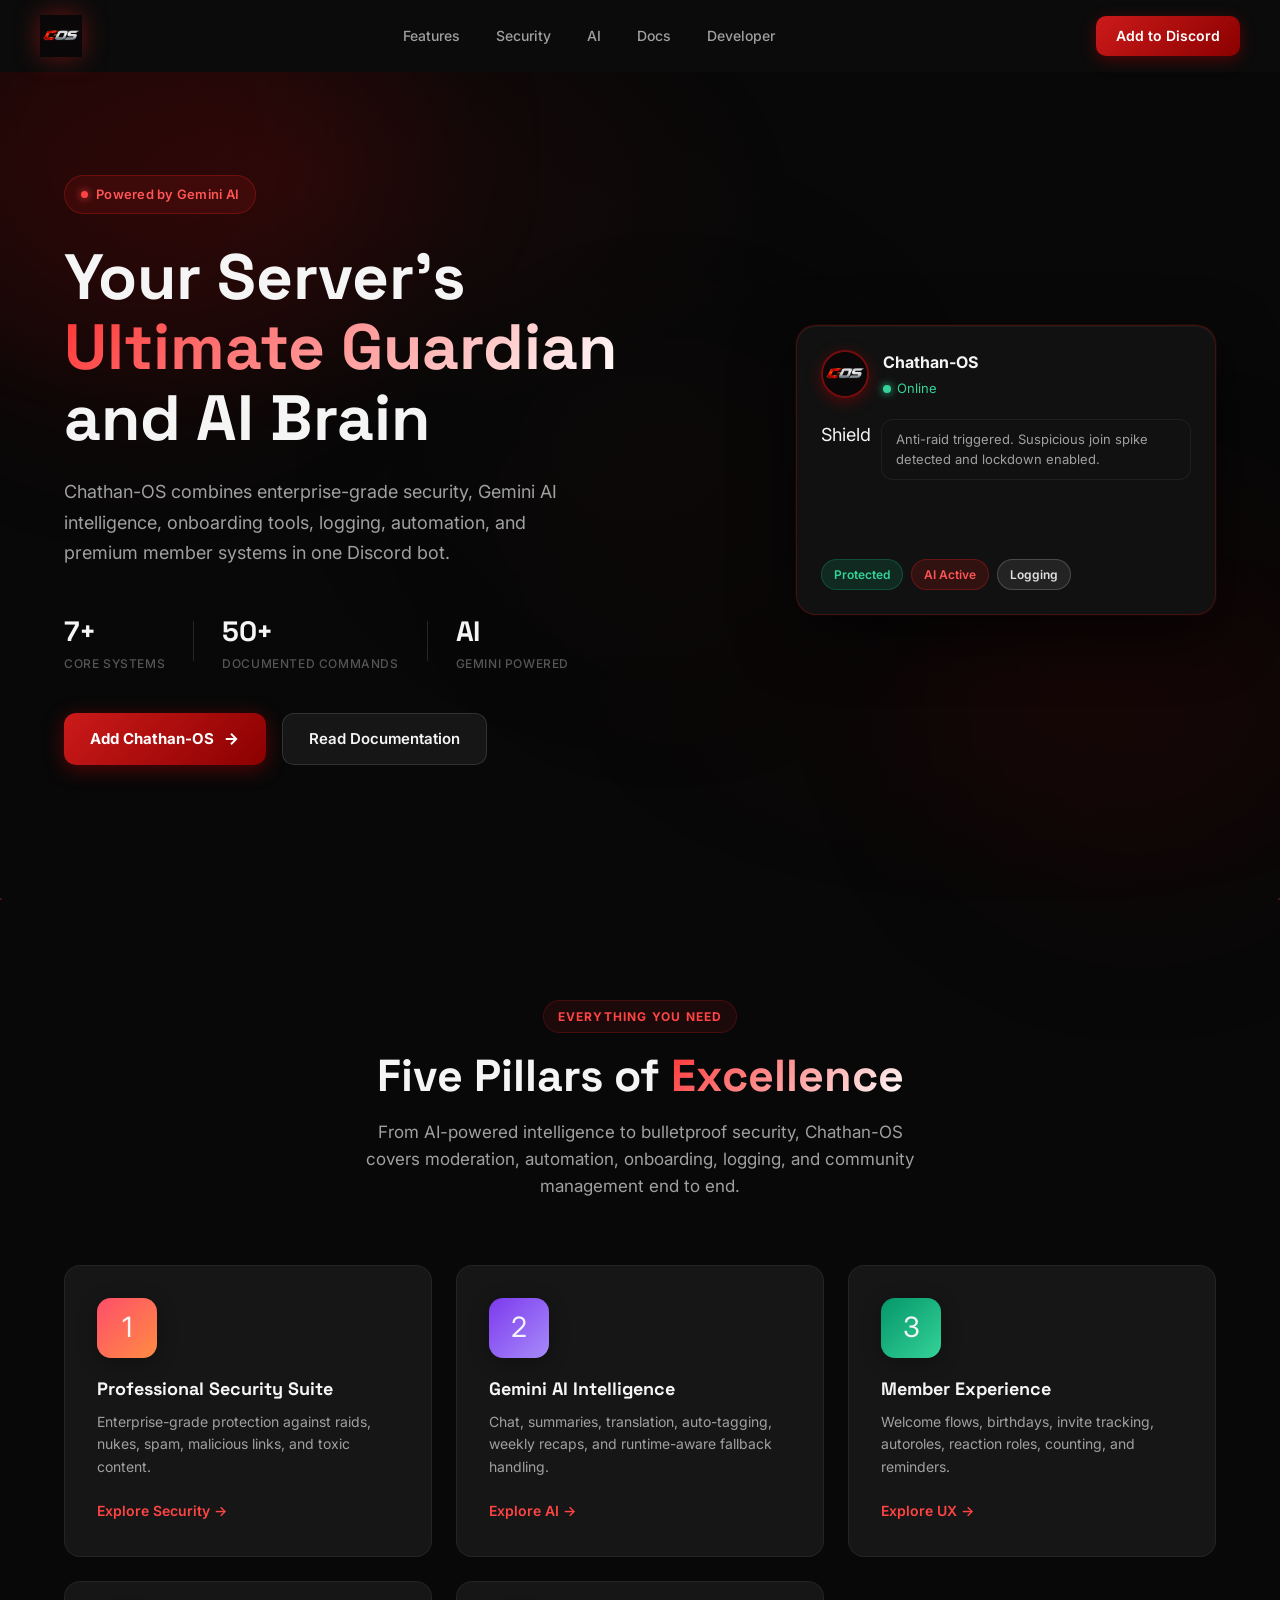
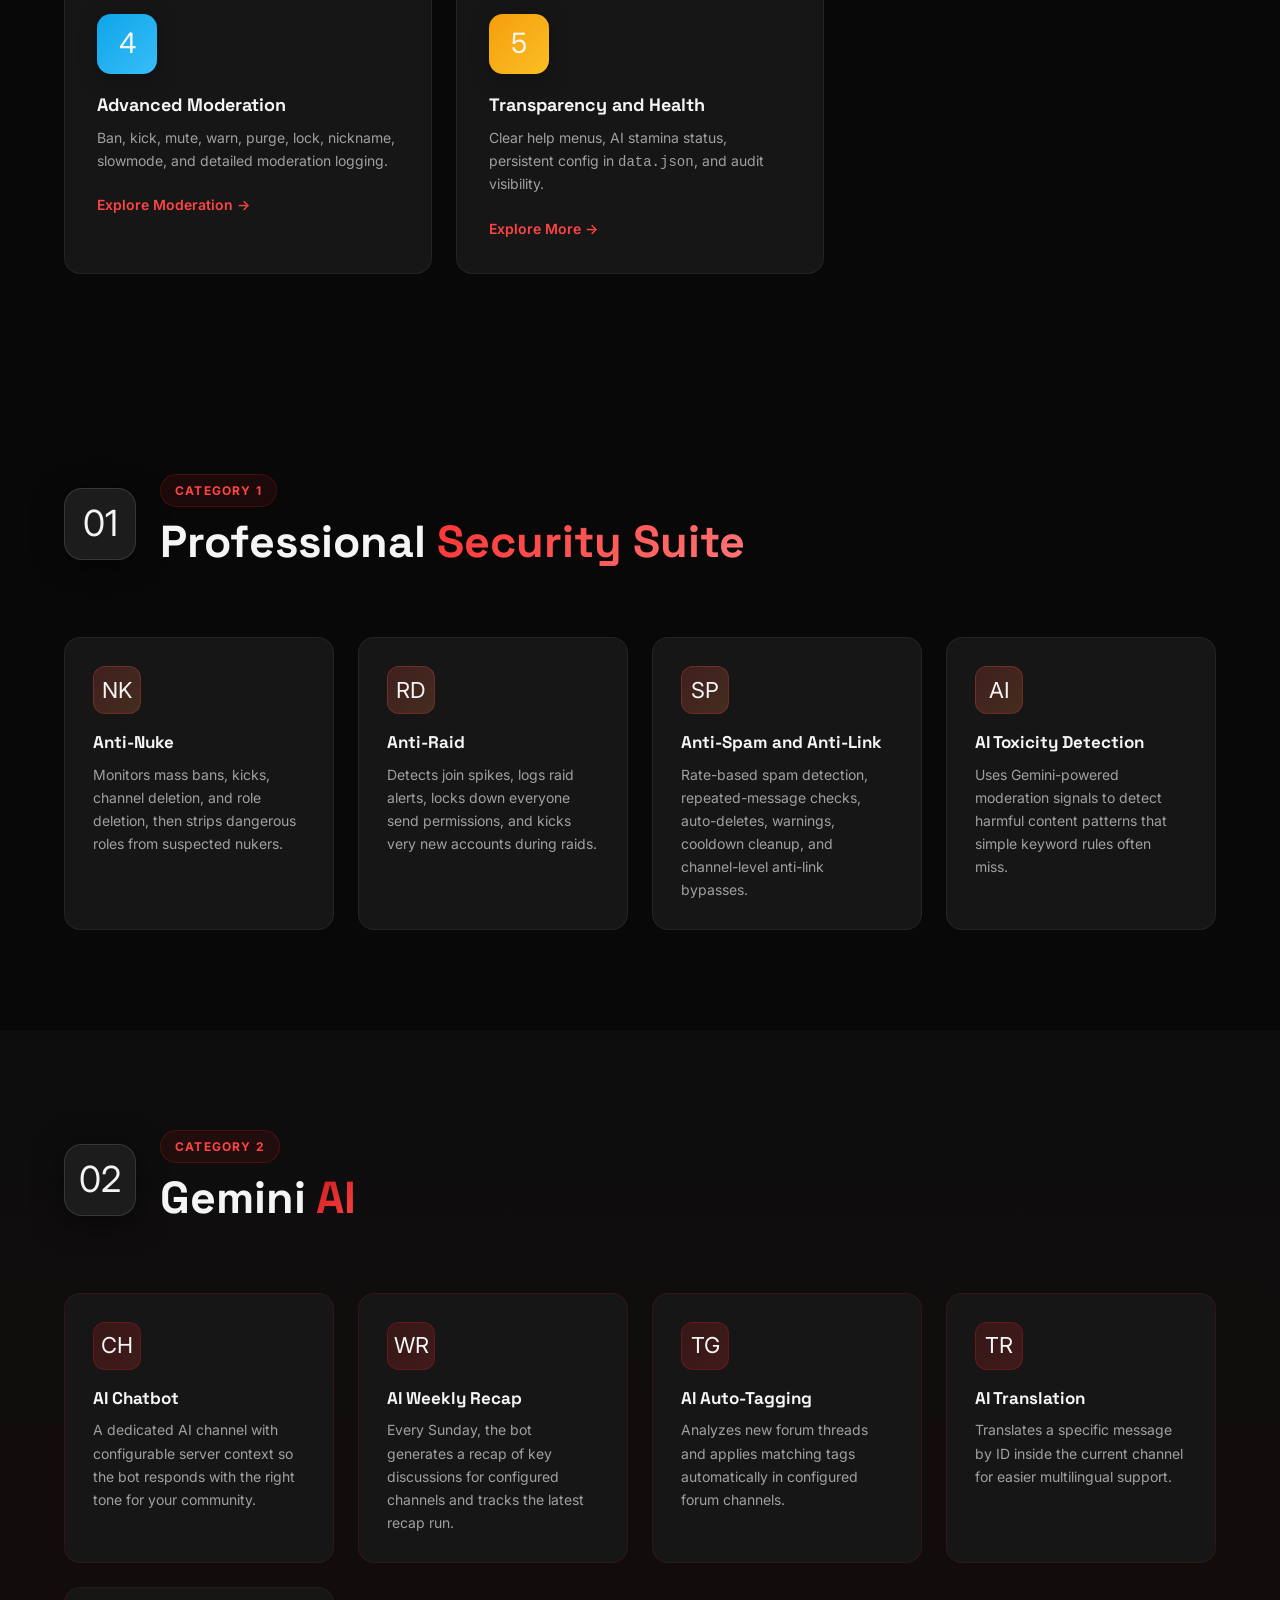
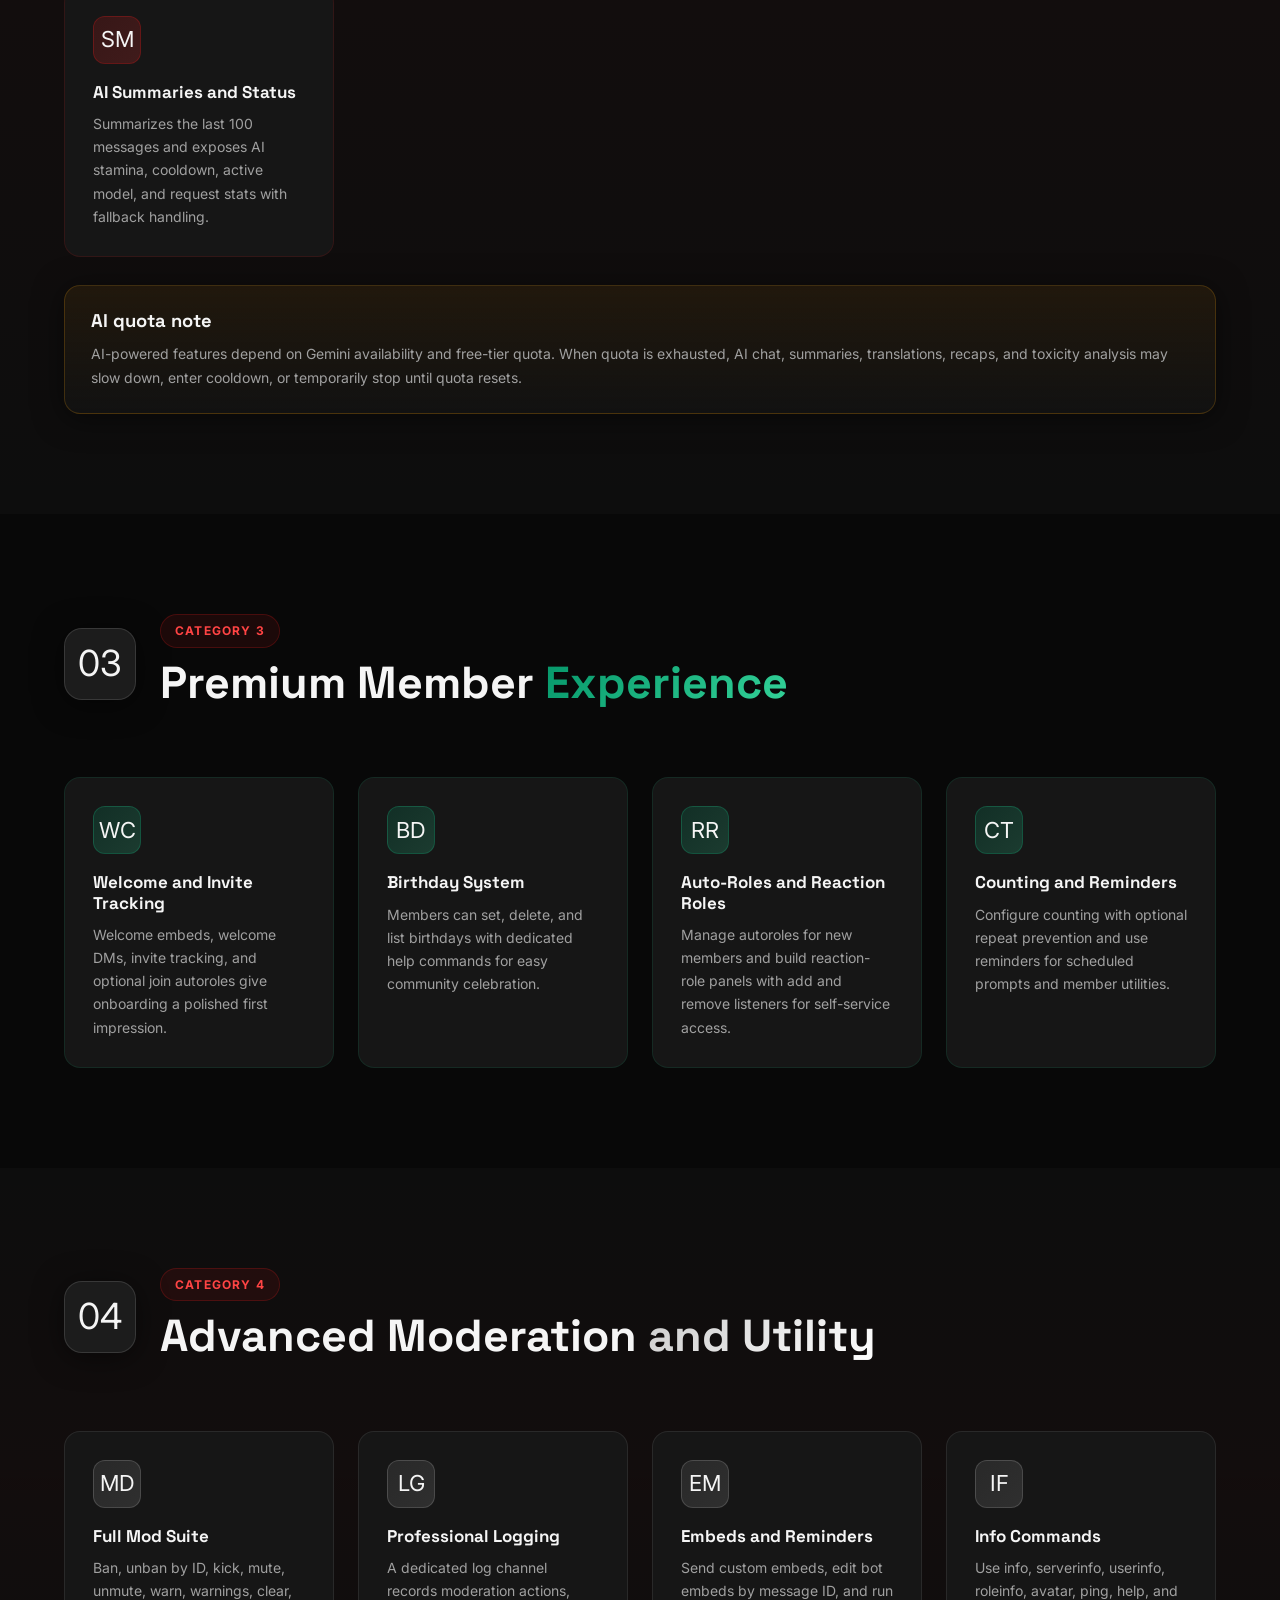
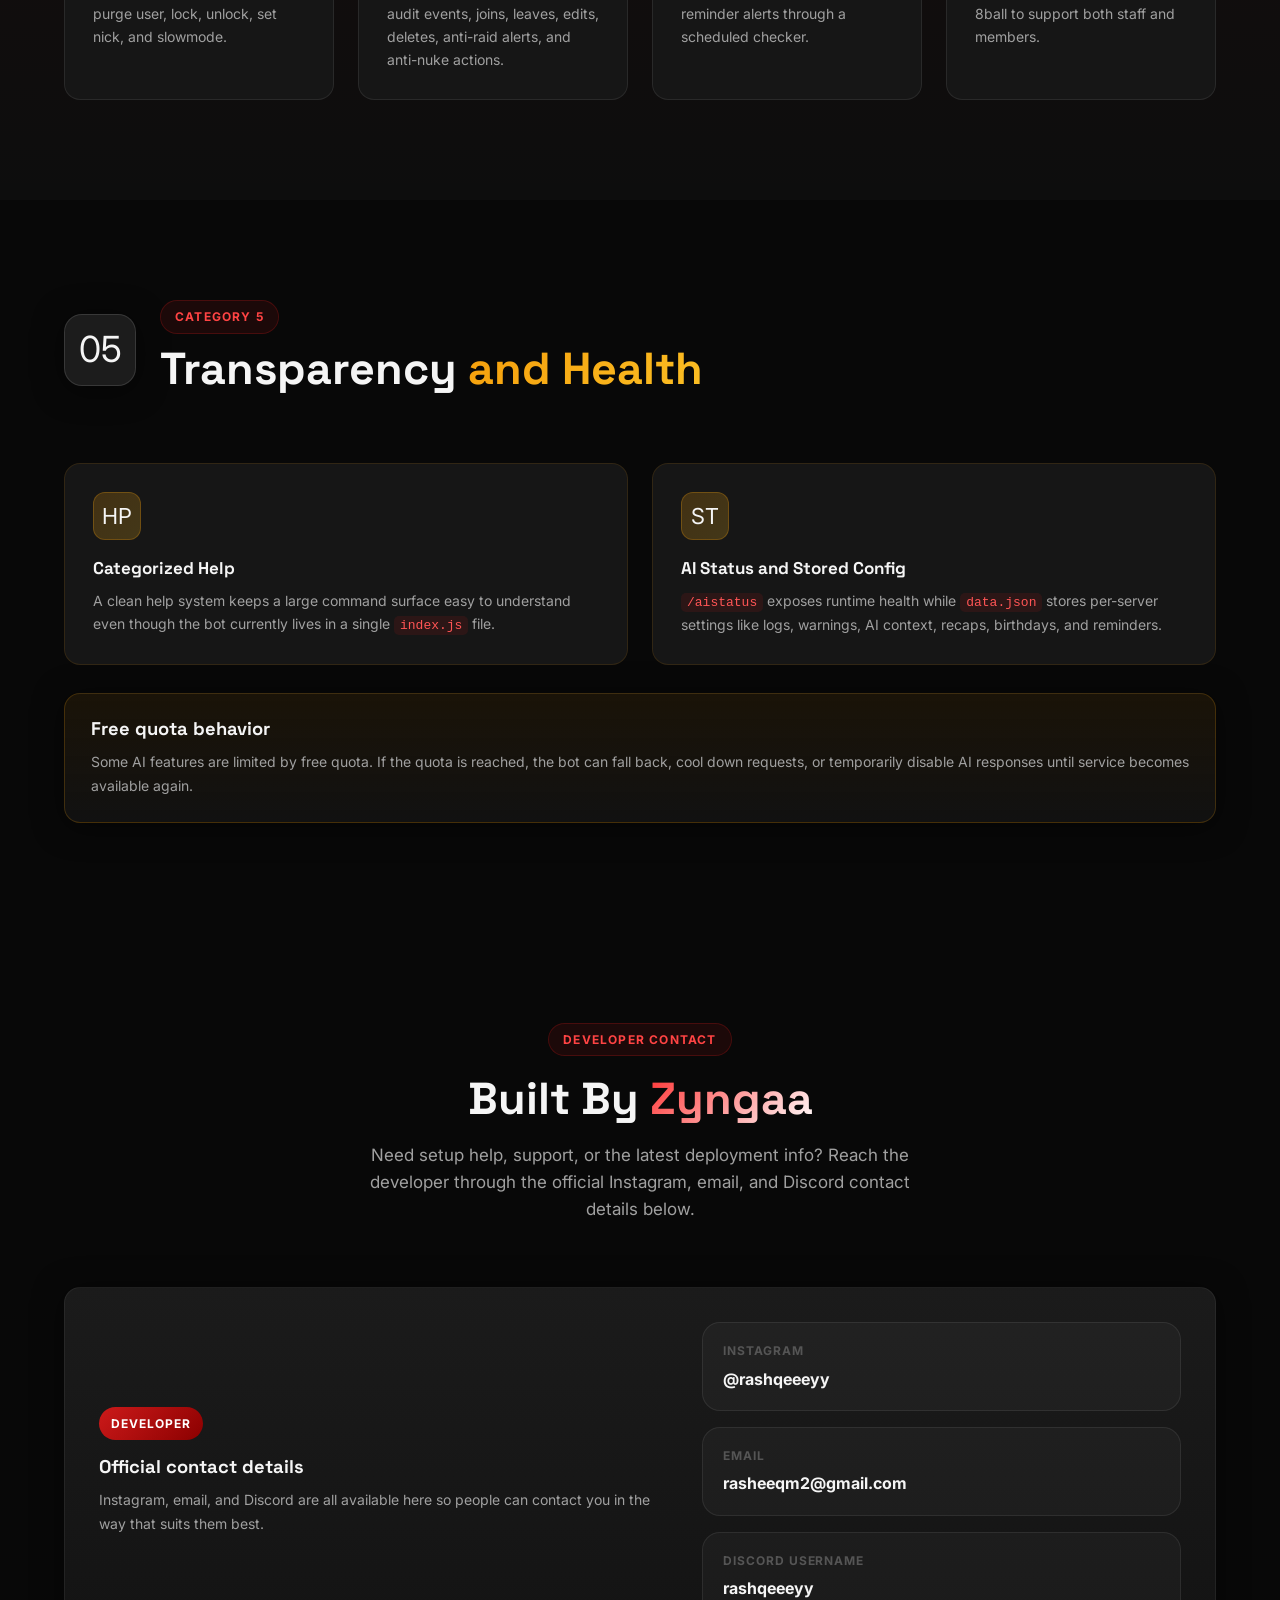
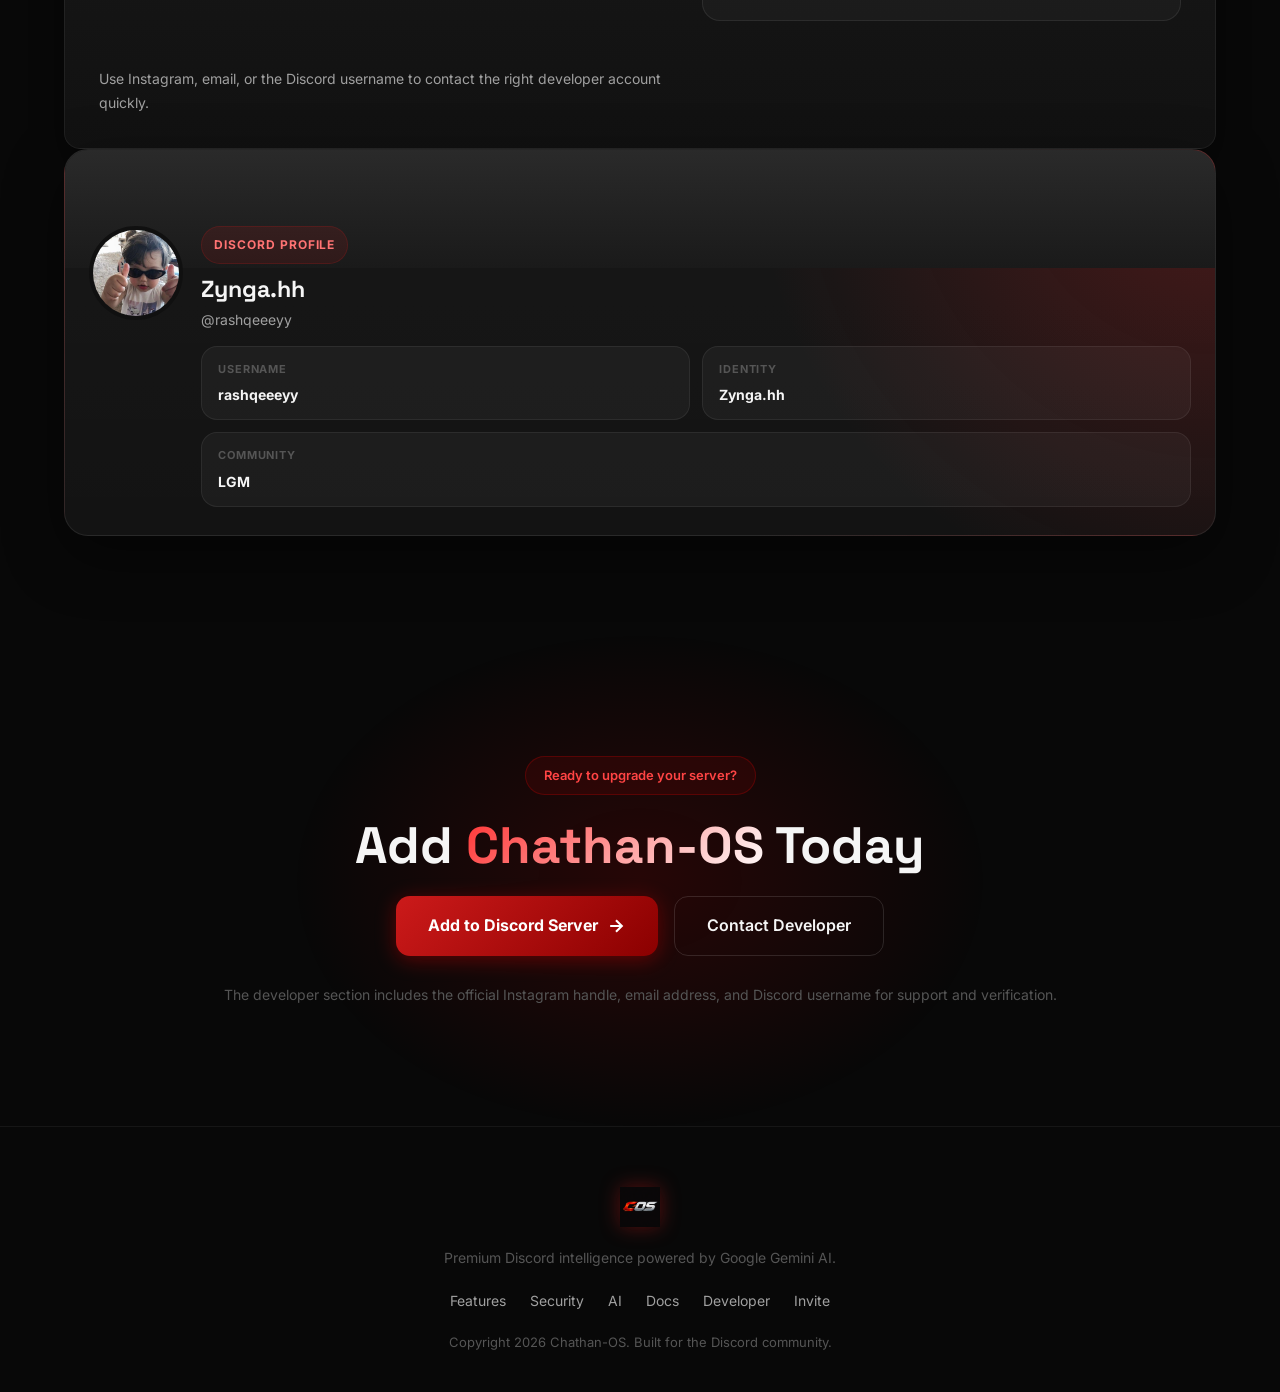
<file: index.html>
<!DOCTYPE html>
<html lang="en">
<head>
  <meta charset="UTF-8" />
  <meta name="viewport" content="width=device-width, initial-scale=1.0" />
  <title>Chathan-OS - Premium Discord Intelligence</title>
  <meta
    name="description"
    content="Chathan-OS is a multi-purpose Discord bot powered by Gemini AI with moderation, security, logging, onboarding, reaction roles, reminders, counting, weekly recaps, and more."
  />
  <link rel="preconnect" href="https://fonts.googleapis.com" />
  <link rel="preconnect" href="https://fonts.gstatic.com" crossorigin />
  <link href="https://fonts.googleapis.com/css2?family=Inter:wght@300;400;500;600;700;800;900&family=Space+Grotesk:wght@400;500;600;700&display=swap" rel="stylesheet" />
  <link rel="stylesheet" href="style.css" />
</head>
<body>
  <div class="bg-canvas" id="bgCanvas"></div>

  <nav class="navbar" id="navbar">
    <div class="nav-inner">
      <div class="nav-logo">
        <img src="cos-logo.png" alt="Chathan-OS Logo" class="logo-img" />
      </div>
      <ul class="nav-links">
        <li><a href="#features">Features</a></li>
        <li><a href="#sec-detail">Security</a></li>
        <li><a href="#ai-detail">AI</a></li>
        <li><a href="docs.html">Docs</a></li>
        <li><a href="#developer">Developer</a></li>
      </ul>
      <a href="#invite" class="btn-nav" id="inviteBtn">Add to Discord</a>
      <button class="hamburger" id="hamburger" aria-label="Menu">
        <span></span><span></span><span></span>
      </button>
    </div>
  </nav>

  <div class="mobile-menu" id="mobileMenu">
    <ul>
      <li><a href="#features" onclick="closeMenu()">Features</a></li>
      <li><a href="#sec-detail" onclick="closeMenu()">Security</a></li>
      <li><a href="#ai-detail" onclick="closeMenu()">AI</a></li>
      <li><a href="docs.html" onclick="closeMenu()">Docs</a></li>
      <li><a href="#developer" onclick="closeMenu()">Developer</a></li>
      <li><a href="#invite" onclick="closeMenu()">Add to Discord</a></li>
    </ul>
  </div>

  <section class="hero" id="home">
    <div class="hero-glow glow-1"></div>
    <div class="hero-glow glow-2"></div>
    <div class="hero-glow glow-3"></div>
    <div class="hero-content">
      <div class="hero-badge">
        <span class="badge-dot"></span>
        Powered by Gemini AI
      </div>
      <h1 class="hero-title">
        Your Server's
        <span class="gradient-text">Ultimate Guardian</span>
        and AI Brain
      </h1>
      <p class="hero-subtitle">
        Chathan-OS combines enterprise-grade security, Gemini AI intelligence,
        onboarding tools, logging, automation, and premium member systems in one Discord bot.
      </p>
      <div class="hero-stats">
        <div class="stat">
          <span class="stat-num">7+</span>
          <span class="stat-label">Core Systems</span>
        </div>
        <div class="stat-divider"></div>
        <div class="stat">
          <span class="stat-num">50+</span>
          <span class="stat-label">Documented Commands</span>
        </div>
        <div class="stat-divider"></div>
        <div class="stat">
          <span class="stat-num">AI</span>
          <span class="stat-label">Gemini Powered</span>
        </div>
      </div>
      <div class="hero-cta">
        <a href="#invite" class="btn-primary" id="heroPrimaryBtn">
          <span>Add Chathan-OS</span>
          <svg width="18" height="18" viewBox="0 0 24 24" fill="none" stroke="currentColor" stroke-width="2.5"><path d="M5 12h14M12 5l7 7-7 7"/></svg>
        </a>
        <a href="docs.html" class="btn-secondary">Read Documentation</a>
      </div>
    </div>
    <div class="hero-visual">
      <div class="discord-card" id="discordCard">
        <div class="card-header">
          <div class="card-avatar"><img src="cos-logo.png" alt="COS" style="width:100%;height:100%;object-fit:cover;border-radius:50%;"></div>
          <div class="card-info">
            <span class="card-name">Chathan-OS</span>
            <span class="card-status"><span class="online-dot"></span>Online</span>
          </div>
        </div>
        <div class="card-messages">
          <div class="msg msg-bot" id="msg1">
            <span class="msg-prefix">Shield</span>
            <div class="msg-bubble">Anti-raid triggered. Suspicious join spike detected and lockdown enabled.</div>
          </div>
          <div class="msg msg-bot hidden" id="msg2">
            <span class="msg-prefix">AI</span>
            <div class="msg-bubble">Weekly recap is ready with the best server highlights and summaries.</div>
          </div>
          <div class="msg msg-bot hidden" id="msg3">
            <span class="msg-prefix">Role</span>
            <div class="msg-bubble">Reaction role synced. New member onboarding and autoroles completed.</div>
          </div>
          <div class="msg msg-bot hidden" id="msg4">
            <span class="msg-prefix">Logs</span>
            <div class="msg-bubble">Moderation and audit events are being tracked in the configured log channel.</div>
          </div>
        </div>
        <div class="card-badges">
          <span class="badge badge-green">Protected</span>
          <span class="badge badge-red">AI Active</span>
          <span class="badge badge-white">Logging</span>
        </div>
      </div>
    </div>
  </section>

  <section class="features-overview" id="features">
    <div class="container">
      <div class="section-header">
        <span class="section-tag">Everything You Need</span>
        <h2 class="section-title">Five Pillars of <span class="gradient-text">Excellence</span></h2>
        <p class="section-sub">From AI-powered intelligence to bulletproof security, Chathan-OS covers moderation, automation, onboarding, logging, and community management end to end.</p>
      </div>
      <div class="pillars-grid">
        <div class="pillar-card" id="security">
          <div class="pillar-icon" style="--c1:#ff4e6a;--c2:#ff8c42">1</div>
          <h3>Professional Security Suite</h3>
          <p>Enterprise-grade protection against raids, nukes, spam, malicious links, and toxic content.</p>
          <a href="#sec-detail" class="pillar-link">Explore Security -></a>
        </div>

        <div class="pillar-card" id="ai">
          <div class="pillar-icon" style="--c1:#7c3aed;--c2:#a78bfa">2</div>
          <h3>Gemini AI Intelligence</h3>
          <p>Chat, summaries, translation, auto-tagging, weekly recaps, and runtime-aware fallback handling.</p>
          <a href="#ai-detail" class="pillar-link">Explore AI -></a>
        </div>

        <div class="pillar-card">
          <div class="pillar-icon" style="--c1:#059669;--c2:#34d399">3</div>
          <h3>Member Experience</h3>
          <p>Welcome flows, birthdays, invite tracking, autoroles, reaction roles, counting, and reminders.</p>
          <a href="#member-detail" class="pillar-link">Explore UX -></a>
        </div>

        <div class="pillar-card" id="moderation">
          <div class="pillar-icon" style="--c1:#0ea5e9;--c2:#38bdf8">4</div>
          <h3>Advanced Moderation</h3>
          <p>Ban, kick, mute, warn, purge, lock, nickname, slowmode, and detailed moderation logging.</p>
          <a href="#mod-detail" class="pillar-link">Explore Moderation -></a>
        </div>

        <div class="pillar-card">
          <div class="pillar-icon" style="--c1:#f59e0b;--c2:#fbbf24">5</div>
          <h3>Transparency and Health</h3>
          <p>Clear help menus, AI stamina status, persistent config in <code>data.json</code>, and audit visibility.</p>
          <a href="#transparency-detail" class="pillar-link">Explore More -></a>
        </div>
      </div>
    </div>
  </section>

  <section class="detail-section" id="sec-detail">
    <div class="container">
      <div class="detail-header">
        <div class="detail-icon">01</div>
        <div>
          <span class="section-tag">Category 1</span>
          <h2 class="section-title">Professional <span class="gradient-text red-gradient">Security Suite</span></h2>
        </div>
      </div>
      <div class="features-grid">
        <div class="feature-card" data-delay="0">
          <div class="feat-icon red-feat">NK</div>
          <h4>Anti-Nuke</h4>
          <p>Monitors mass bans, kicks, channel deletion, and role deletion, then strips dangerous roles from suspected nukers.</p>
        </div>
        <div class="feature-card" data-delay="100">
          <div class="feat-icon red-feat">RD</div>
          <h4>Anti-Raid</h4>
          <p>Detects join spikes, logs raid alerts, locks down everyone send permissions, and kicks very new accounts during raids.</p>
        </div>
        <div class="feature-card" data-delay="200">
          <div class="feat-icon red-feat">SP</div>
          <h4>Anti-Spam and Anti-Link</h4>
          <p>Rate-based spam detection, repeated-message checks, auto-deletes, warnings, cooldown cleanup, and channel-level anti-link bypasses.</p>
        </div>
        <div class="feature-card" data-delay="300">
          <div class="feat-icon red-feat">AI</div>
          <h4>AI Toxicity Detection</h4>
          <p>Uses Gemini-powered moderation signals to detect harmful content patterns that simple keyword rules often miss.</p>
        </div>
      </div>
    </div>
  </section>

  <section class="detail-section alt-bg" id="ai-detail">
    <div class="container">
      <div class="detail-header">
        <div class="detail-icon">02</div>
        <div>
          <span class="section-tag">Category 2</span>
          <h2 class="section-title">Gemini <span class="gradient-text purple-gradient">AI</span></h2>
        </div>
      </div>
      <div class="features-grid">
        <div class="feature-card purple-card" data-delay="0">
          <div class="feat-icon purple-feat">CH</div>
          <h4>AI Chatbot</h4>
          <p>A dedicated AI channel with configurable server context so the bot responds with the right tone for your community.</p>
        </div>
        <div class="feature-card purple-card" data-delay="100">
          <div class="feat-icon purple-feat">WR</div>
          <h4>AI Weekly Recap</h4>
          <p>Every Sunday, the bot generates a recap of key discussions for configured channels and tracks the latest recap run.</p>
        </div>
        <div class="feature-card purple-card" data-delay="200">
          <div class="feat-icon purple-feat">TG</div>
          <h4>AI Auto-Tagging</h4>
          <p>Analyzes new forum threads and applies matching tags automatically in configured forum channels.</p>
        </div>
        <div class="feature-card purple-card" data-delay="300">
          <div class="feat-icon purple-feat">TR</div>
          <h4>AI Translation</h4>
          <p>Translates a specific message by ID inside the current channel for easier multilingual support.</p>
        </div>
        <div class="feature-card purple-card" data-delay="400">
          <div class="feat-icon purple-feat">SM</div>
          <h4>AI Summaries and Status</h4>
          <p>Summarizes the last 100 messages and exposes AI stamina, cooldown, active model, and request stats with fallback handling.</p>
        </div>
      </div>
      <div class="doc-note-panel ai-limit-note">
        <h3>AI quota note</h3>
        <p>AI-powered features depend on Gemini availability and free-tier quota. When quota is exhausted, AI chat, summaries, translations, recaps, and toxicity analysis may slow down, enter cooldown, or temporarily stop until quota resets.</p>
      </div>
    </div>
  </section>

  <section class="detail-section" id="member-detail">
    <div class="container">
      <div class="detail-header">
        <div class="detail-icon">03</div>
        <div>
          <span class="section-tag">Category 3</span>
          <h2 class="section-title">Premium Member <span class="gradient-text green-gradient">Experience</span></h2>
        </div>
      </div>
      <div class="features-grid">
        <div class="feature-card green-card" data-delay="0">
          <div class="feat-icon green-feat">WC</div>
          <h4>Welcome and Invite Tracking</h4>
          <p>Welcome embeds, welcome DMs, invite tracking, and optional join autoroles give onboarding a polished first impression.</p>
        </div>
        <div class="feature-card green-card" data-delay="100">
          <div class="feat-icon green-feat">BD</div>
          <h4>Birthday System</h4>
          <p>Members can set, delete, and list birthdays with dedicated help commands for easy community celebration.</p>
        </div>
        <div class="feature-card green-card" data-delay="200">
          <div class="feat-icon green-feat">RR</div>
          <h4>Auto-Roles and Reaction Roles</h4>
          <p>Manage autoroles for new members and build reaction-role panels with add and remove listeners for self-service access.</p>
        </div>
        <div class="feature-card green-card" data-delay="300">
          <div class="feat-icon green-feat">CT</div>
          <h4>Counting and Reminders</h4>
          <p>Configure counting with optional repeat prevention and use reminders for scheduled prompts and member utilities.</p>
        </div>
      </div>
    </div>
  </section>

  <section class="detail-section alt-bg" id="mod-detail">
    <div class="container">
      <div class="detail-header">
        <div class="detail-icon">04</div>
        <div>
          <span class="section-tag">Category 4</span>
          <h2 class="section-title">Advanced Moderation <span class="gradient-text blue-gradient">and Utility</span></h2>
        </div>
      </div>
      <div class="features-grid">
        <div class="feature-card blue-card" data-delay="0">
          <div class="feat-icon blue-feat">MD</div>
          <h4>Full Mod Suite</h4>
          <p>Ban, unban by ID, kick, mute, unmute, warn, warnings, clear, purge user, lock, unlock, set nick, and slowmode.</p>
        </div>
        <div class="feature-card blue-card" data-delay="100">
          <div class="feat-icon blue-feat">LG</div>
          <h4>Professional Logging</h4>
          <p>A dedicated log channel records moderation actions, audit events, joins, leaves, edits, deletes, anti-raid alerts, and anti-nuke actions.</p>
        </div>
        <div class="feature-card blue-card" data-delay="200">
          <div class="feat-icon blue-feat">EM</div>
          <h4>Embeds and Reminders</h4>
          <p>Send custom embeds, edit bot embeds by message ID, and run reminder alerts through a scheduled checker.</p>
        </div>
        <div class="feature-card blue-card" data-delay="300">
          <div class="feat-icon blue-feat">IF</div>
          <h4>Info Commands</h4>
          <p>Use info, serverinfo, userinfo, roleinfo, avatar, ping, help, and 8ball to support both staff and members.</p>
        </div>
      </div>
    </div>
  </section>

  <section class="detail-section" id="transparency-detail">
    <div class="container">
      <div class="detail-header">
        <div class="detail-icon">05</div>
        <div>
          <span class="section-tag">Category 5</span>
          <h2 class="section-title">Transparency <span class="gradient-text yellow-gradient">and Health</span></h2>
        </div>
      </div>
      <div class="features-grid two-col">
        <div class="feature-card yellow-card" data-delay="0">
          <div class="feat-icon yellow-feat">HP</div>
          <h4>Categorized Help</h4>
          <p>A clean help system keeps a large command surface easy to understand even though the bot currently lives in a single <code>index.js</code> file.</p>
        </div>
        <div class="feature-card yellow-card" data-delay="100">
          <div class="feat-icon yellow-feat">ST</div>
          <h4>AI Status and Stored Config</h4>
          <p><code>/aistatus</code> exposes runtime health while <code>data.json</code> stores per-server settings like logs, warnings, AI context, recaps, birthdays, and reminders.</p>
        </div>
      </div>
      <div class="doc-note-panel quota-footnote">
        <h3>Free quota behavior</h3>
        <p>Some AI features are limited by free quota. If the quota is reached, the bot can fall back, cool down requests, or temporarily disable AI responses until service becomes available again.</p>
      </div>
    </div>
  </section>

  <section class="developer-section" id="developer">
    <div class="container">
      <div class="section-header">
        <span class="section-tag">Developer Contact</span>
        <h2 class="section-title">Built By <span class="gradient-text">Zyngaa</span></h2>
        <p class="section-sub">Need setup help, support, or the latest deployment info? Reach the developer through the official Instagram, email, and Discord contact details below.</p>
      </div>

      <div class="developer-card">
        <div class="developer-identity">
          <div class="developer-badge">Developer</div>
          <h3>Official contact details</h3>
          <p>Instagram, email, and Discord are all available here so people can contact you in the way that suits them best.</p>
        </div>

        <div class="developer-links">
          <a class="contact-pill" href="https://www.instagram.com/rashqeeeyy/" target="_blank" rel="noopener noreferrer">
            <span class="contact-label">Instagram</span>
            <strong>@rashqeeeyy</strong>
          </a>
          <a class="contact-pill" href="mailto:rasheeqm2@gmail.com">
            <span class="contact-label">Email</span>
            <strong>rasheeqm2@gmail.com</strong>
          </a>
          <button class="contact-pill contact-copy" type="button" data-copy="rashqeeeyy">
            <span class="contact-label">Discord Username</span>
            <strong>rashqeeeyy</strong>
          </button>
        </div>

        <p class="developer-note">Use Instagram, email, or the Discord username to contact the right developer account quickly.</p>
      </div>

      <div class="static-profile-card" aria-label="Discord profile preview">
        <div class="static-profile-banner"></div>
        <div class="static-profile-body">
          <div class="static-profile-header">
            <img
              class="static-profile-avatar"
              src="dp-new.jpeg"
              alt="Discord profile avatar for rashqeeeyy"
            />
            <div class="static-profile-meta">
              <span class="static-profile-tag">Discord Profile</span>
              <h3>Zynga.hh</h3>
              <p>@rashqeeeyy</p>
              <div class="static-profile-facts">
                <div class="static-profile-fact">
                  <span class="static-profile-label">Username</span>
                  <strong>rashqeeeyy</strong>
                </div>
                <div class="static-profile-fact">
                  <span class="static-profile-label">Identity</span>
                  <strong>Zynga.hh</strong>
                </div>
                <div class="static-profile-fact static-profile-fact-wide">
                  <span class="static-profile-label">Community</span>
                  <strong>LGM</strong>
                </div>
              </div>
            </div>
          </div>
        </div>
      </div>
  </section>

  <section class="cta-section" id="invite">
    <div class="cta-glow"></div>
    <div class="container">
      <div class="cta-content">
        <div class="cta-badge">Ready to upgrade your server?</div>
        <h2 class="cta-title">Add <span class="gradient-text">Chathan-OS</span> Today</h2>
        <div class="cta-buttons">
          <a href="https://discord.com/oauth2/authorize?client_id=1484015585619742950&permissions=1376805546182&integration_type=0&scope=bot+applications.commands" target="_blank" rel="noopener noreferrer" class="btn-primary btn-large" id="ctaInviteBtn">
            <span>Add to Discord Server</span>
            <svg width="20" height="20" viewBox="0 0 24 24" fill="none" stroke="currentColor" stroke-width="2.5"><path d="M5 12h14M12 5l7 7-7 7"/></svg>
          </a>
          <a href="https://www.instagram.com/rashqeeeyy/" target="_blank" rel="noopener noreferrer" class="btn-ghost btn-large" id="ctaSupportBtn">
            Contact Developer
          </a>
        </div>
        <p class="cta-note">The developer section includes the official Instagram handle, email address, and Discord username for support and verification.</p>
      </div>
    </div>
  </section>

  <footer class="footer">
    <div class="container">
      <div class="footer-inner">
        <div class="footer-brand">
          <img src="cos-logo.png" alt="Chathan-OS" class="footer-logo-img" />
        </div>
        <p class="footer-desc">Premium Discord intelligence powered by Google Gemini AI.</p>
        <div class="footer-links">
          <a href="#features">Features</a>
          <a href="#security">Security</a>
          <a href="#ai">AI</a>
          <a href="docs.html">Docs</a>
          <a href="#developer">Developer</a>
          <a href="#invite">Invite</a>
        </div>
        <p class="footer-copy">Copyright 2026 Chathan-OS. Built for the Discord community.</p>
      </div>
    </div>
  </footer>

  <script src="script.js"></script>
</body>
</html>
</file>
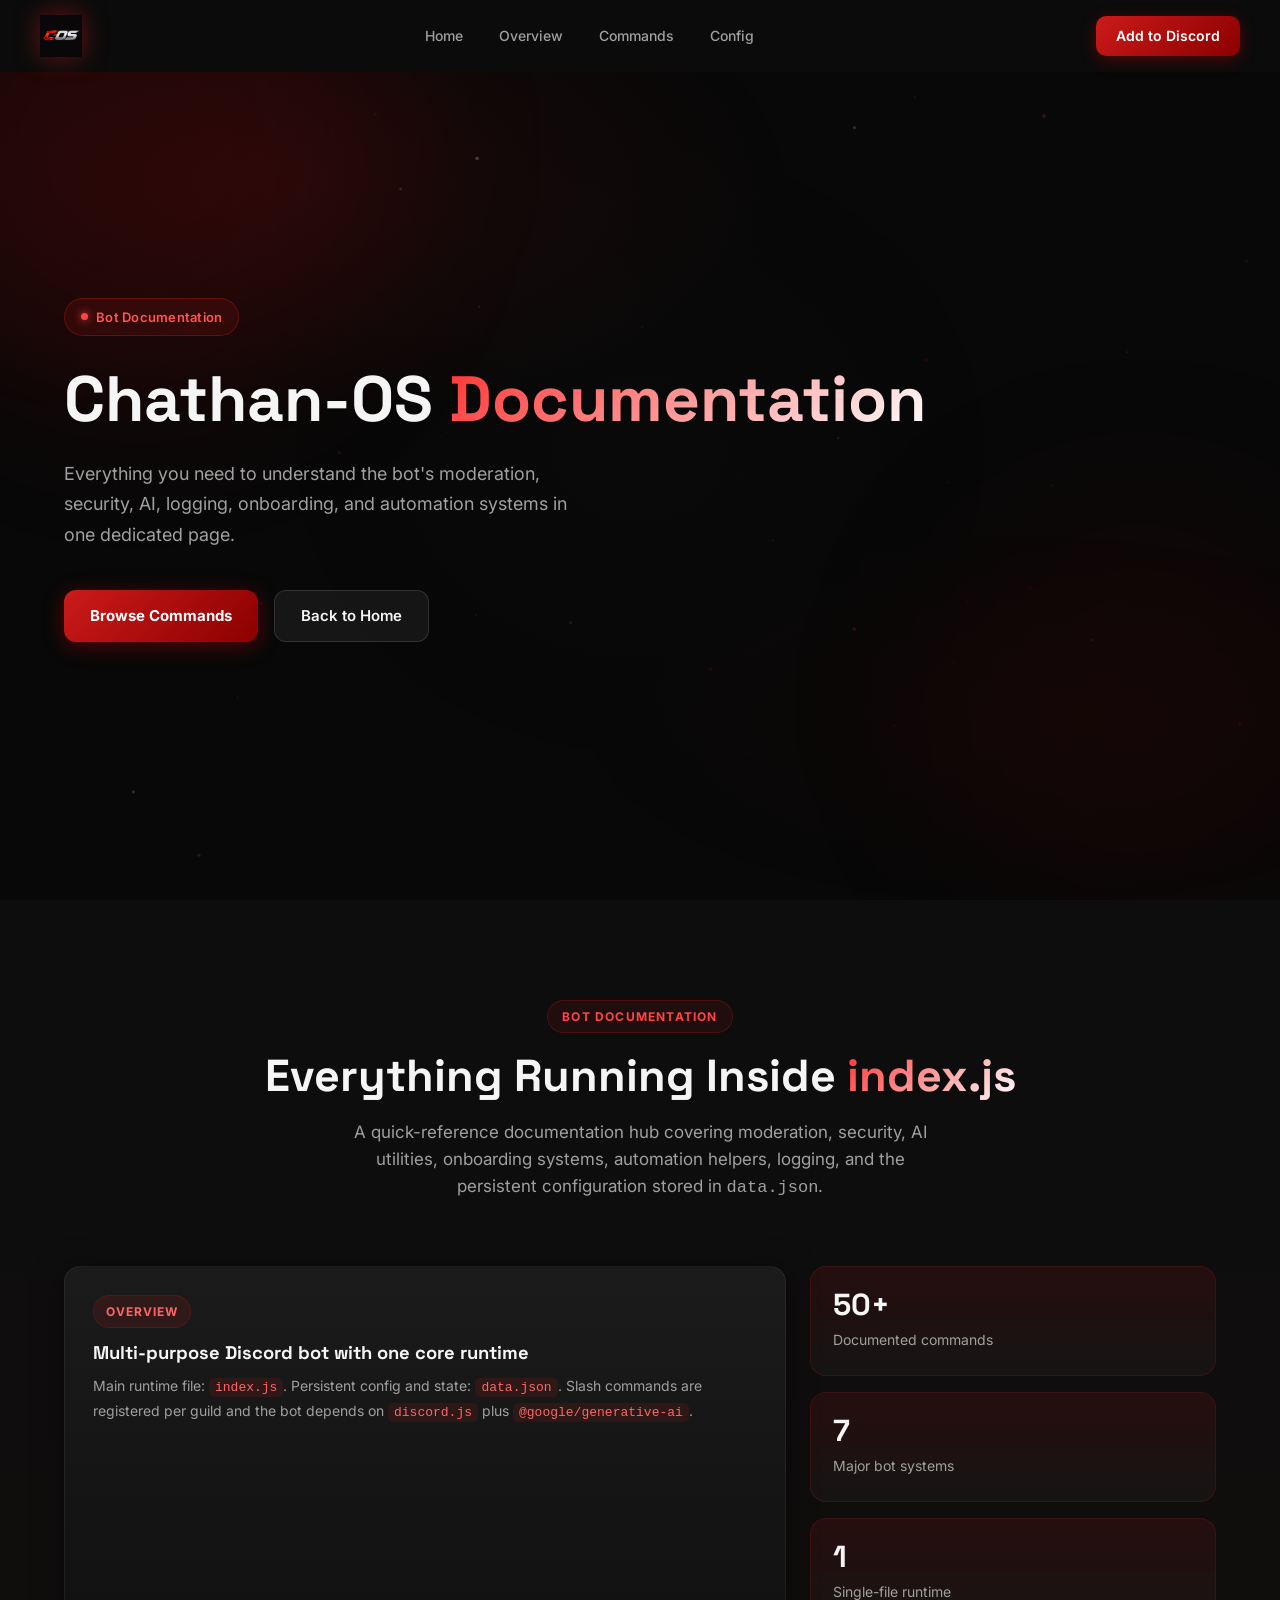
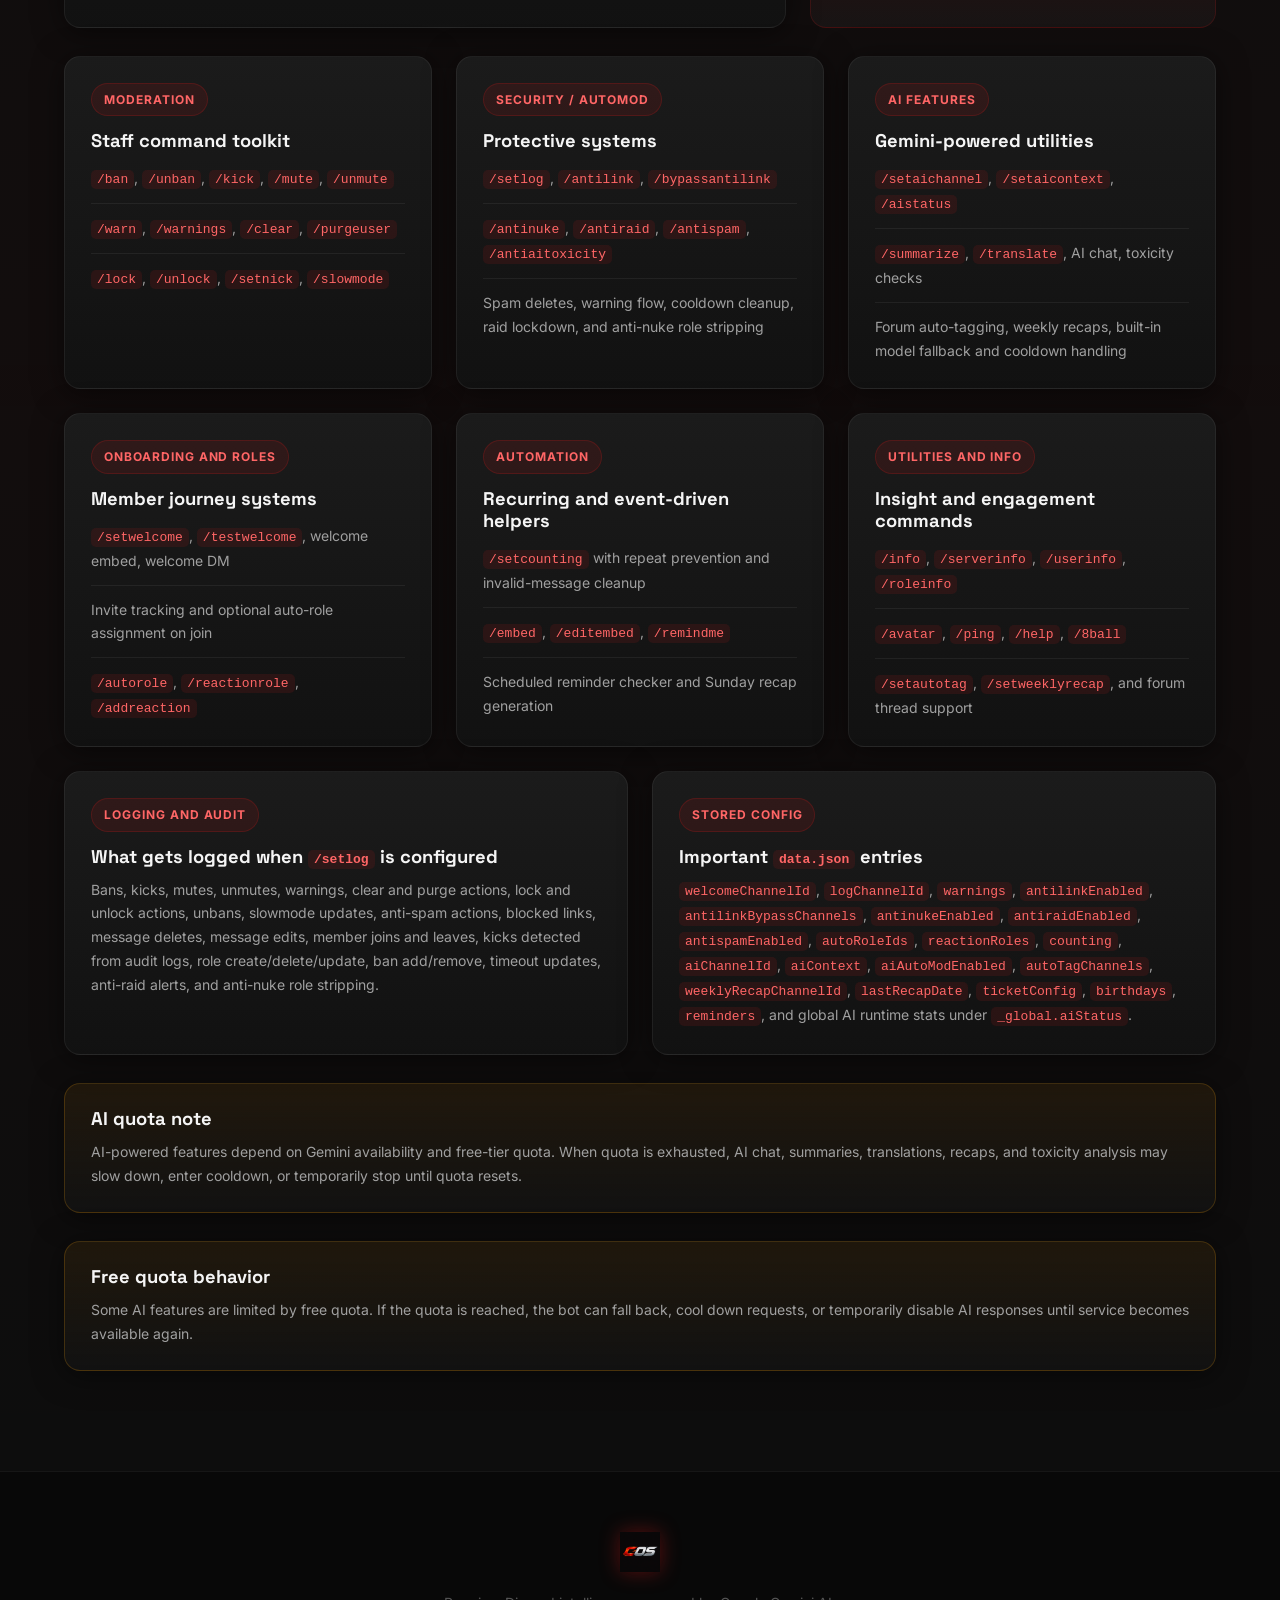
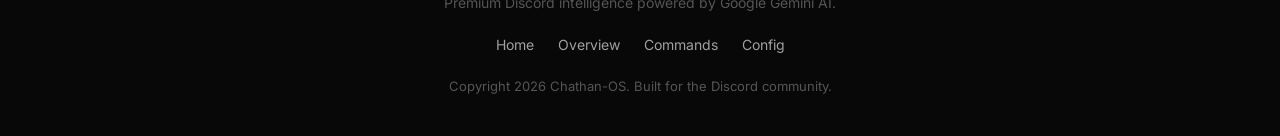
<file: docs.html>
<!DOCTYPE html>
<html lang="en">
<head>
  <meta charset="UTF-8" />
  <meta name="viewport" content="width=device-width, initial-scale=1.0" />
  <title>Chathan-OS Docs</title>
  <meta
    name="description"
    content="Documentation for Chathan-OS covering moderation, automod, AI tools, onboarding, logging, automation helpers, and configuration."
  />
  <link rel="preconnect" href="https://fonts.googleapis.com" />
  <link rel="preconnect" href="https://fonts.gstatic.com" crossorigin />
  <link href="https://fonts.googleapis.com/css2?family=Inter:wght@300;400;500;600;700;800;900&family=Space+Grotesk:wght@400;500;600;700&display=swap" rel="stylesheet" />
  <link rel="stylesheet" href="style.css" />
</head>
<body>
  <div class="bg-canvas" id="bgCanvas"></div>

  <nav class="navbar" id="navbar">
    <div class="nav-inner">
      <div class="nav-logo">
        <a href="index.html" class="nav-logo">
          <img src="cos-logo.png" alt="Chathan-OS Logo" class="logo-img" />
        </a>
      </div>
      <ul class="nav-links">
        <li><a href="index.html">Home</a></li>
        <li><a href="#overview">Overview</a></li>
        <li><a href="#commands">Commands</a></li>
        <li><a href="#config">Config</a></li>
      </ul>
      <a href="index.html#invite" class="btn-nav">Add to Discord</a>
      <button class="hamburger" id="hamburger" aria-label="Menu">
        <span></span><span></span><span></span>
      </button>
    </div>
  </nav>

  <div class="mobile-menu" id="mobileMenu">
    <ul>
      <li><a href="index.html" onclick="closeMenu()">Home</a></li>
      <li><a href="#overview" onclick="closeMenu()">Overview</a></li>
      <li><a href="#commands" onclick="closeMenu()">Commands</a></li>
      <li><a href="#config" onclick="closeMenu()">Config</a></li>
      <li><a href="index.html#invite" onclick="closeMenu()">Add to Discord</a></li>
    </ul>
  </div>

  <section class="hero docs-hero" id="overview">
    <div class="hero-glow glow-1"></div>
    <div class="hero-glow glow-2"></div>
    <div class="hero-content">
      <div class="hero-badge">
        <span class="badge-dot"></span>
        Bot Documentation
      </div>
      <h1 class="hero-title">
        Chathan-OS
        <span class="gradient-text">Documentation</span>
      </h1>
      <p class="hero-subtitle">
        Everything you need to understand the bot's moderation, security, AI, logging,
        onboarding, and automation systems in one dedicated page.
      </p>
      <div class="hero-cta">
        <a href="#commands" class="btn-primary">
          <span>Browse Commands</span>
        </a>
        <a href="index.html" class="btn-secondary">Back to Home</a>
      </div>
    </div>
  </section>

  <section class="docs-section alt-bg" id="commands">
    <div class="container">
      <div class="section-header">
        <span class="section-tag">Bot Documentation</span>
        <h2 class="section-title">Everything Running Inside <span class="gradient-text">index.js</span></h2>
        <p class="section-sub">A quick-reference documentation hub covering moderation, security, AI utilities, onboarding systems, automation helpers, logging, and the persistent configuration stored in <code>data.json</code>.</p>
      </div>

      <div class="docs-intro">
        <div class="doc-callout">
          <span class="doc-kicker">Overview</span>
          <h3>Multi-purpose Discord bot with one core runtime</h3>
          <p>Main runtime file: <code>index.js</code>. Persistent config and state: <code>data.json</code>. Slash commands are registered per guild and the bot depends on <code>discord.js</code> plus <code>@google/generative-ai</code>.</p>
        </div>
        <div class="doc-stats">
          <div class="doc-stat">
            <strong>50+</strong>
            <span>Documented commands</span>
          </div>
          <div class="doc-stat">
            <strong>7</strong>
            <span>Major bot systems</span>
          </div>
          <div class="doc-stat">
            <strong>1</strong>
            <span>Single-file runtime</span>
          </div>
        </div>
      </div>

      <div class="docs-grid">
        <article class="doc-card">
          <span class="doc-kicker">Moderation</span>
          <h3>Staff command toolkit</h3>
          <ul class="doc-list">
            <li><code>/ban</code>, <code>/unban</code>, <code>/kick</code>, <code>/mute</code>, <code>/unmute</code></li>
            <li><code>/warn</code>, <code>/warnings</code>, <code>/clear</code>, <code>/purgeuser</code></li>
            <li><code>/lock</code>, <code>/unlock</code>, <code>/setnick</code>, <code>/slowmode</code></li>
          </ul>
        </article>

        <article class="doc-card">
          <span class="doc-kicker">Security / Automod</span>
          <h3>Protective systems</h3>
          <ul class="doc-list">
            <li><code>/setlog</code>, <code>/antilink</code>, <code>/bypassantilink</code></li>
            <li><code>/antinuke</code>, <code>/antiraid</code>, <code>/antispam</code>, <code>/antiaitoxicity</code></li>
            <li>Spam deletes, warning flow, cooldown cleanup, raid lockdown, and anti-nuke role stripping</li>
          </ul>
        </article>

        <article class="doc-card">
          <span class="doc-kicker">AI Features</span>
          <h3>Gemini-powered utilities</h3>
          <ul class="doc-list">
            <li><code>/setaichannel</code>, <code>/setaicontext</code>, <code>/aistatus</code></li>
            <li><code>/summarize</code>, <code>/translate</code>, AI chat, toxicity checks</li>
            <li>Forum auto-tagging, weekly recaps, built-in model fallback and cooldown handling</li>
          </ul>
        </article>

        <article class="doc-card">
          <span class="doc-kicker">Onboarding and Roles</span>
          <h3>Member journey systems</h3>
          <ul class="doc-list">
            <li><code>/setwelcome</code>, <code>/testwelcome</code>, welcome embed, welcome DM</li>
            <li>Invite tracking and optional auto-role assignment on join</li>
            <li><code>/autorole</code>, <code>/reactionrole</code>, <code>/addreaction</code></li>
          </ul>
        </article>

        <article class="doc-card">
          <span class="doc-kicker">Automation</span>
          <h3>Recurring and event-driven helpers</h3>
          <ul class="doc-list">
            <li><code>/setcounting</code> with repeat prevention and invalid-message cleanup</li>
            <li><code>/embed</code>, <code>/editembed</code>, <code>/remindme</code></li>
            <li>Scheduled reminder checker and Sunday recap generation</li>
          </ul>
        </article>

        <article class="doc-card">
          <span class="doc-kicker">Utilities and Info</span>
          <h3>Insight and engagement commands</h3>
          <ul class="doc-list">
            <li><code>/info</code>, <code>/serverinfo</code>, <code>/userinfo</code>, <code>/roleinfo</code></li>
            <li><code>/avatar</code>, <code>/ping</code>, <code>/help</code>, <code>/8ball</code></li>
            <li><code>/setautotag</code>, <code>/setweeklyrecap</code>, and forum thread support</li>
          </ul>
        </article>
      </div>

      <div class="docs-grid docs-grid-secondary" id="config">
        <article class="doc-card wide-doc-card">
          <span class="doc-kicker">Logging and Audit</span>
          <h3>What gets logged when <code>/setlog</code> is configured</h3>
          <p>Bans, kicks, mutes, unmutes, warnings, clear and purge actions, lock and unlock actions, unbans, slowmode updates, anti-spam actions, blocked links, message deletes, message edits, member joins and leaves, kicks detected from audit logs, role create/delete/update, ban add/remove, timeout updates, anti-raid alerts, and anti-nuke role stripping.</p>
        </article>

        <article class="doc-card wide-doc-card">
          <span class="doc-kicker">Stored Config</span>
          <h3>Important <code>data.json</code> entries</h3>
          <p><code>welcomeChannelId</code>, <code>logChannelId</code>, <code>warnings</code>, <code>antilinkEnabled</code>, <code>antilinkBypassChannels</code>, <code>antinukeEnabled</code>, <code>antiraidEnabled</code>, <code>antispamEnabled</code>, <code>autoRoleIds</code>, <code>reactionRoles</code>, <code>counting</code>, <code>aiChannelId</code>, <code>aiContext</code>, <code>aiAutoModEnabled</code>, <code>autoTagChannels</code>, <code>weeklyRecapChannelId</code>, <code>lastRecapDate</code>, <code>ticketConfig</code>, <code>birthdays</code>, <code>reminders</code>, and global AI runtime stats under <code>_global.aiStatus</code>.</p>
        </article>
      </div>

      <div class="doc-note-panel ai-limit-note">
        <h3>AI quota note</h3>
        <p>AI-powered features depend on Gemini availability and free-tier quota. When quota is exhausted, AI chat, summaries, translations, recaps, and toxicity analysis may slow down, enter cooldown, or temporarily stop until quota resets.</p>
      </div>

      <div class="doc-note-panel quota-footnote">
        <h3>Free quota behavior</h3>
        <p>Some AI features are limited by free quota. If the quota is reached, the bot can fall back, cool down requests, or temporarily disable AI responses until service becomes available again.</p>
      </div>
    </div>
  </section>

  <footer class="footer">
    <div class="container">
      <div class="footer-inner">
        <div class="footer-brand">
          <img src="cos-logo.png" alt="Chathan-OS" class="footer-logo-img" />
        </div>
        <p class="footer-desc">Premium Discord intelligence powered by Google Gemini AI.</p>
        <div class="footer-links">
          <a href="index.html">Home</a>
          <a href="#overview">Overview</a>
          <a href="#commands">Commands</a>
          <a href="#config">Config</a>
        </div>
        <p class="footer-copy">Copyright 2026 Chathan-OS. Built for the Discord community.</p>
      </div>
    </div>
  </footer>

  <script src="script.js"></script>
</body>
</html>
</file>
<file: style.css>
/* ===== CSS RESET & VARIABLES ===== */
*, *::before, *::after { box-sizing: border-box; margin: 0; padding: 0; }

:root {
  --bg: #080808;
  --bg2: #0d0d0d;
  --bg3: #111111;
  --surface: #161616;
  --surface2: #1c1c1c;
  --border: rgba(255,255,255,0.06);
  --border2: rgba(255,255,255,0.12);
  --text: #f5f5f5;
  --text-sub: #a0a0a0;
  --text-muted: #555555;
  --accent: #cc1a1a;
  --accent2: #ff3333;
  --red: #cc1a1a;
  --red2: #ff3333;
  --green: #10b981;
  --green2: #34d399;
  --blue: #888888;
  --blue2: #cccccc;
  --yellow: #f59e0b;
  --yellow2: #fbbf24;
  --purple: #cc1a1a;
  --font: 'Inter', sans-serif;
  --font2: 'Space Grotesk', sans-serif;
  --radius: 16px;
  --radius-sm: 10px;
  --shadow: 0 4px 30px rgba(0,0,0,0.5);
  --shadow-lg: 0 20px 60px rgba(0,0,0,0.6);
  --glow-accent: rgba(204,26,26,0.25);
}

html { scroll-behavior: smooth; }

body {
  font-family: var(--font);
  background: var(--bg);
  color: var(--text);
  overflow-x: hidden;
  min-height: 100vh;
  line-height: 1.6;
}

/* ===== BACKGROUND CANVAS ===== */
.bg-canvas {
  position: fixed;
  top: 0; left: 0;
  width: 100%; height: 100%;
  pointer-events: none;
  z-index: 0;
  background:
    radial-gradient(ellipse 60% 40% at 20% 20%, rgba(204,26,26,0.10) 0%, transparent 70%),
    radial-gradient(ellipse 50% 30% at 80% 80%, rgba(100,0,0,0.07) 0%, transparent 70%),
    radial-gradient(ellipse 40% 50% at 50% 50%, rgba(40,40,40,0.05) 0%, transparent 70%);
}

/* ===== TYPOGRAPHY ===== */
h1,h2,h3,h4 { font-family: var(--font2); font-weight: 700; line-height: 1.2; }

.gradient-text {
  background: linear-gradient(135deg, #ff3333 0%, #ffffff 100%);
  -webkit-background-clip: text;
  -webkit-text-fill-color: transparent;
  background-clip: text;
}
.red-gradient {
  background: linear-gradient(135deg, #ff3333 0%, #ff7777 100%);
  -webkit-background-clip: text;
  -webkit-text-fill-color: transparent;
  background-clip: text;
}
.purple-gradient {
  background: linear-gradient(135deg, #cc1a1a 0%, #ff4444 100%);
  -webkit-background-clip: text;
  -webkit-text-fill-color: transparent;
  background-clip: text;
}
.green-gradient {
  background: linear-gradient(135deg, #059669 0%, #34d399 100%);
  -webkit-background-clip: text;
  -webkit-text-fill-color: transparent;
  background-clip: text;
}
.blue-gradient {
  background: linear-gradient(135deg, #cccccc 0%, #ffffff 100%);
  -webkit-background-clip: text;
  -webkit-text-fill-color: transparent;
  background-clip: text;
}
.yellow-gradient {
  background: linear-gradient(135deg, #f59e0b 0%, #fbbf24 100%);
  -webkit-background-clip: text;
  -webkit-text-fill-color: transparent;
  background-clip: text;
}

/* ===== LAYOUT ===== */
.container { max-width: 1200px; margin: 0 auto; padding: 0 24px; position: relative; z-index: 1; }

/* ===== NAVBAR ===== */
.navbar {
  position: fixed;
  top: 0; left: 0; right: 0;
  z-index: 100;
  padding: 0 24px;
  background: #0b0b0b;
  transition: none;
}
.navbar.scrolled {
  background: #0b0b0b;
}
.nav-inner {
  max-width: 1200px;
  margin: 0 auto;
  height: 72px;
  display: flex;
  align-items: center;
  justify-content: space-between;
  gap: 32px;
}
.nav-logo { display: flex; align-items: center; gap: 10px; text-decoration: none; }
.logo-img {
  height: 42px;
  width: auto;
  object-fit: contain;
  filter: drop-shadow(0 0 12px rgba(204,26,26,0.5));
  transition: filter 0.3s;
}
.logo-img:hover { filter: drop-shadow(0 0 18px rgba(255,50,50,0.75)); }

.nav-links { display: flex; list-style: none; gap: 8px; }
.nav-links a { color: var(--text-sub); text-decoration: none; padding: 8px 14px; border-radius: 8px; font-size: 14px; font-weight: 500; transition: color 0.2s, background 0.2s; }
.nav-links a:hover { color: var(--text); background: rgba(255,255,255,0.06); }

.btn-nav {
  background: linear-gradient(135deg, var(--accent) 0%, #8b0000 100%);
  color: #fff;
  text-decoration: none;
  padding: 9px 20px;
  border-radius: 10px;
  font-size: 14px;
  font-weight: 600;
  transition: opacity 0.2s, transform 0.2s, box-shadow 0.2s;
  box-shadow: 0 4px 15px rgba(180,0,0,0.4);
  white-space: nowrap;
}
.btn-nav:hover { opacity: 0.9; transform: translateY(-1px); box-shadow: 0 6px 20px rgba(204,26,26,0.6); }

.hamburger { display: none; flex-direction: column; gap: 5px; background: none; border: none; cursor: pointer; padding: 4px; }
.hamburger span { display: block; width: 22px; height: 2px; background: var(--text); border-radius: 2px; transition: transform 0.3s, opacity 0.3s; }
.hamburger.open span:nth-child(1) { transform: translateY(7px) rotate(45deg); }
.hamburger.open span:nth-child(2) { opacity: 0; }
.hamburger.open span:nth-child(3) { transform: translateY(-7px) rotate(-45deg); }

/* ===== MOBILE MENU ===== */
.mobile-menu {
  position: fixed;
  top: 72px; left: 0; right: 0;
  background: rgba(9,9,15,0.97);
  backdrop-filter: blur(20px);
  border-bottom: 1px solid var(--border);
  z-index: 99;
  transform: translateY(-100%);
  opacity: 0;
  transition: transform 0.35s ease, opacity 0.35s ease;
  pointer-events: none;
}
.mobile-menu.open { transform: translateY(0); opacity: 1; pointer-events: all; }
.mobile-menu ul { list-style: none; padding: 16px 24px 24px; display: flex; flex-direction: column; gap: 4px; }
.mobile-menu a { display: block; color: var(--text-sub); text-decoration: none; padding: 12px 16px; border-radius: 10px; font-weight: 500; font-size: 16px; transition: background 0.2s, color 0.2s; }
.mobile-menu a:hover { background: rgba(255,255,255,0.06); color: var(--text); }

/* ===== HERO ===== */
.hero {
  position: relative;
  min-height: 100vh;
  display: flex;
  align-items: center;
  gap: 60px;
  padding: 120px 24px 80px;
  max-width: 1200px;
  margin: 0 auto;
  z-index: 1;
}

.hero-glow {
  position: absolute;
  border-radius: 50%;
  filter: blur(80px);
  pointer-events: none;
}
.glow-1 { width: 500px; height: 500px; background: rgba(180,0,0,0.12); top: -100px; left: -150px; }
.glow-2 { width: 400px; height: 400px; background: rgba(100,0,0,0.10); bottom: 0; right: -100px; }
.glow-3 { width: 300px; height: 300px; background: rgba(80,0,0,0.07); top: 40%; left: 40%; }

.hero-content { flex: 1; z-index: 2; }
.hero-visual { flex: 0 0 420px; z-index: 2; }

.hero-badge {
  display: inline-flex;
  align-items: center;
  gap: 8px;
  padding: 8px 16px;
  background: rgba(204,26,26,0.12);
  border: 1px solid rgba(204,26,26,0.35);
  border-radius: 100px;
  font-size: 13px;
  font-weight: 600;
  color: #ff5555;
  margin-bottom: 28px;
  letter-spacing: 0.02em;
}
.badge-dot {
  width: 7px; height: 7px;
  border-radius: 50%;
  background: #ff4444;
  box-shadow: 0 0 8px #ff4444;
  animation: pulse 2s infinite;
}

@keyframes pulse {
  0%,100% { opacity: 1; transform: scale(1); }
  50% { opacity: 0.6; transform: scale(1.3); }
}

.hero-title {
  font-size: clamp(2.5rem, 5vw, 4rem);
  font-weight: 900;
  line-height: 1.1;
  margin-bottom: 24px;
  color: var(--text);
}
.hero-subtitle {
  font-size: 18px;
  color: var(--text-sub);
  max-width: 520px;
  margin-bottom: 40px;
  line-height: 1.7;
}

.hero-stats {
  display: flex;
  align-items: center;
  gap: 28px;
  margin-bottom: 40px;
}
.stat { display: flex; flex-direction: column; }
.stat-num { font-family: var(--font2); font-size: 28px; font-weight: 800; color: var(--text); letter-spacing: -0.02em; }
.stat-label { font-size: 12px; color: var(--text-muted); font-weight: 500; text-transform: uppercase; letter-spacing: 0.05em; }
.stat-divider { width: 1px; height: 40px; background: var(--border2); }

.hero-cta { display: flex; gap: 16px; flex-wrap: wrap; }

.btn-primary {
  display: inline-flex;
  align-items: center;
  gap: 8px;
  padding: 13px 26px;
  background: linear-gradient(135deg, #cc1a1a 0%, #8b0000 100%);
  color: #fff;
  text-decoration: none;
  border-radius: 12px;
  font-weight: 700;
  font-size: 15px;
  transition: opacity 0.2s, transform 0.2s, box-shadow 0.2s;
  box-shadow: 0 4px 20px rgba(180,0,0,0.45);
}
.btn-primary:hover { opacity: 0.9; transform: translateY(-2px); box-shadow: 0 8px 30px rgba(200,0,0,0.6); }
.btn-primary svg { transition: transform 0.2s; }
.btn-primary:hover svg { transform: translateX(3px); }

.btn-secondary {
  display: inline-flex;
  align-items: center;
  gap: 8px;
  padding: 13px 26px;
  background: rgba(255,255,255,0.06);
  color: var(--text);
  text-decoration: none;
  border-radius: 12px;
  font-weight: 600;
  font-size: 15px;
  border: 1px solid var(--border2);
  transition: background 0.2s, transform 0.2s;
}
.btn-secondary:hover { background: rgba(255,255,255,0.1); transform: translateY(-2px); }

.btn-ghost {
  display: inline-flex; align-items: center; gap: 8px;
  padding: 13px 26px;
  background: transparent;
  color: var(--text);
  text-decoration: none;
  border-radius: 12px;
  font-weight: 600;
  font-size: 15px;
  border: 1px solid var(--border2);
  transition: background 0.2s, transform 0.2s;
}
.btn-ghost:hover { background: rgba(255,255,255,0.06); transform: translateY(-2px); }

.btn-large { padding: 16px 32px; font-size: 16px; border-radius: 14px; }

/* ===== DISCORD CARD ===== */
.discord-card {
  background: #111111;
  border: 1px solid rgba(204,26,26,0.25);
  border-radius: 20px;
  padding: 24px;
  box-shadow: 0 20px 60px rgba(0,0,0,0.7), 0 0 0 1px rgba(204,26,26,0.12), inset 0 1px 0 rgba(255,255,255,0.04);
  animation: float 6s ease-in-out infinite;
  backdrop-filter: blur(10px);
}

@keyframes float {
  0%,100% { transform: translateY(0px); }
  50% { transform: translateY(-12px); }
}

.card-header { display: flex; align-items: center; gap: 14px; margin-bottom: 20px; }
.card-avatar {
  width: 48px; height: 48px;
  background: #1a0000;
  border: 2px solid rgba(204,26,26,0.5);
  border-radius: 50%;
  display: flex; align-items: center; justify-content: center;
  font-size: 22px;
  box-shadow: 0 4px 15px rgba(180,0,0,0.4);
  overflow: hidden;
}
.card-info { display: flex; flex-direction: column; gap: 3px; }
.card-name { font-weight: 700; font-size: 16px; color: var(--text); }
.card-status { display: flex; align-items: center; gap: 6px; font-size: 13px; color: var(--green2); }
.online-dot { width: 8px; height: 8px; border-radius: 50%; background: var(--green2); box-shadow: 0 0 8px var(--green2); animation: pulse 2s infinite; }

.card-messages { display: flex; flex-direction: column; gap: 12px; margin-bottom: 20px; min-height: 120px; }
.msg { display: flex; align-items: flex-start; gap: 10px; animation: slideIn 0.4s ease; }
.msg.hidden { display: none; }
.msg-prefix { font-size: 18px; margin-top: 2px; flex-shrink: 0; }
.msg-bubble {
  background: var(--bg3);
  border: 1px solid var(--border);
  border-radius: 12px;
  padding: 10px 14px;
  font-size: 13px;
  color: var(--text-sub);
  line-height: 1.5;
  flex: 1;
}

@keyframes slideIn {
  from { opacity: 0; transform: translateX(-12px); }
  to { opacity: 1; transform: translateX(0); }
}

.card-badges { display: flex; gap: 8px; flex-wrap: wrap; }
.badge { padding: 5px 12px; border-radius: 100px; font-size: 12px; font-weight: 600; }
.badge-green { background: rgba(16,185,129,0.15); color: var(--green2); border: 1px solid rgba(16,185,129,0.25); }
.badge-red { background: rgba(204,26,26,0.18); color: #ff5555; border: 1px solid rgba(204,26,26,0.35); }
.badge-white { background: rgba(255,255,255,0.08); color: #e0e0e0; border: 1px solid rgba(255,255,255,0.18); }

/* ===== SECTION HEADERS ===== */
.section-header { text-align: center; margin-bottom: 64px; }
.section-tag {
  display: inline-block;
  font-size: 12px;
  font-weight: 700;
  letter-spacing: 0.1em;
  text-transform: uppercase;
  color: #ff4444;
  margin-bottom: 16px;
  padding: 6px 14px;
  background: rgba(204,26,26,0.10);
  border-radius: 100px;
  border: 1px solid rgba(204,26,26,0.25);
}
.section-title { font-size: clamp(1.8rem, 3.5vw, 2.8rem); color: var(--text); margin-bottom: 16px; }
.section-sub { color: var(--text-sub); font-size: 17px; max-width: 580px; margin: 0 auto; }

/* ===== FEATURES OVERVIEW ===== */
.features-overview { padding: 100px 0; position: relative; z-index: 1; }

.pillars-grid {
  display: grid;
  grid-template-columns: repeat(3, 1fr);
  gap: 24px;
}

.pillar-card {
  background: var(--surface);
  border: 1px solid var(--border);
  border-radius: var(--radius);
  padding: 32px;
  transition: transform 0.3s, box-shadow 0.3s, border-color 0.3s;
  cursor: pointer;
  position: relative;
  overflow: hidden;
}
.pillar-card::before {
  content: '';
  position: absolute; top: 0; left: 0; right: 0; height: 2px;
  background: linear-gradient(90deg, transparent, rgba(204,26,26,0.7), transparent);
  opacity: 0;
  transition: opacity 0.3s;
}
.pillar-card:hover { transform: translateY(-6px); box-shadow: 0 20px 50px rgba(0,0,0,0.3); border-color: var(--border2); }
.pillar-card:hover::before { opacity: 1; }

.pillar-icon {
  width: 60px; height: 60px;
  border-radius: 14px;
  background: linear-gradient(135deg, var(--c1), var(--c2));
  display: flex; align-items: center; justify-content: center;
  font-size: 28px;
  margin-bottom: 20px;
  box-shadow: 0 4px 20px rgba(0,0,0,0.3);
}
.pillar-card h3 { font-size: 18px; font-weight: 700; color: var(--text); margin-bottom: 12px; }
.pillar-card p { color: var(--text-sub); font-size: 14px; line-height: 1.6; margin-bottom: 20px; }
.pillar-link { color: #ff4444; text-decoration: none; font-size: 14px; font-weight: 600; transition: opacity 0.2s; }
.pillar-link:hover { opacity: 0.75; }

/* ===== DETAIL SECTIONS ===== */
.detail-section {
  padding: 100px 0;
  position: relative;
  z-index: 1;
}
.alt-bg { background: var(--bg2); }
.alt-bg::before {
  content: '';
  position: absolute; top: 0; left: 0; right: 0; bottom: 0;
  background: linear-gradient(180deg, transparent 0%, rgba(150,0,0,0.04) 50%, transparent 100%);
  pointer-events: none;
}

.detail-header {
  display: flex;
  align-items: center;
  gap: 24px;
  margin-bottom: 64px;
}
.detail-icon {
  width: 72px; height: 72px; flex-shrink: 0;
  background: var(--surface2);
  border: 1px solid var(--border2);
  border-radius: 18px;
  display: flex; align-items: center; justify-content: center;
  font-size: 36px;
  box-shadow: var(--shadow);
}
.detail-header .section-title { margin-bottom: 4px; }
.detail-header .section-tag { margin-bottom: 8px; }

.features-grid {
  display: grid;
  grid-template-columns: repeat(auto-fill, minmax(260px, 1fr));
  gap: 24px;
}
.features-grid.two-col { grid-template-columns: repeat(2, 1fr); }

.feature-card {
  background: var(--surface);
  border: 1px solid var(--border);
  border-radius: var(--radius);
  padding: 28px;
  transition: transform 0.3s, box-shadow 0.3s, border-color 0.3s;
  position: relative;
  opacity: 0;
  transform: translateY(24px);
}
.feature-card.visible {
  opacity: 1;
  transform: translateY(0);
  transition: opacity 0.5s ease, transform 0.5s ease, box-shadow 0.3s, border-color 0.3s;
}
.feature-card:hover { transform: translateY(-4px); box-shadow: 0 16px 40px rgba(0,0,0,0.25); }

.feat-icon {
  width: 48px; height: 48px;
  border-radius: 12px;
  display: flex; align-items: center; justify-content: center;
  font-size: 22px;
  margin-bottom: 18px;
}
.red-feat { background: linear-gradient(135deg, rgba(239,68,68,0.2), rgba(255,140,66,0.2)); border: 1px solid rgba(239,68,68,0.25); }
.purple-feat { background: linear-gradient(135deg, rgba(204,26,26,0.18), rgba(255,50,50,0.18)); border: 1px solid rgba(204,26,26,0.3); }
.green-feat { background: linear-gradient(135deg, rgba(5,150,105,0.2), rgba(52,211,153,0.2)); border: 1px solid rgba(16,185,129,0.25); }
.blue-feat { background: linear-gradient(135deg, rgba(180,180,180,0.12), rgba(230,230,230,0.12)); border: 1px solid rgba(200,200,200,0.2); }
.yellow-feat { background: linear-gradient(135deg, rgba(245,158,11,0.2), rgba(251,191,36,0.2)); border: 1px solid rgba(245,158,11,0.25); }

.feature-card h4 { font-size: 17px; font-weight: 700; color: var(--text); margin-bottom: 10px; }
.feature-card p { color: var(--text-sub); font-size: 14px; line-height: 1.65; }
.feature-card code { background: rgba(204,26,26,0.12); color: #ff5555; padding: 2px 6px; border-radius: 5px; font-size: 13px; font-family: 'Courier New', monospace; }

/* Tinted cards */
.purple-card { border-color: rgba(204,26,26,0.15); }
.purple-card:hover { border-color: rgba(204,26,26,0.3); }
.green-card { border-color: rgba(16,185,129,0.12); }
.green-card:hover { border-color: rgba(16,185,129,0.3); }
.blue-card { border-color: rgba(200,200,200,0.10); }
.blue-card:hover { border-color: rgba(255,255,255,0.25); }
.yellow-card { border-color: rgba(245,158,11,0.12); }
.yellow-card:hover { border-color: rgba(245,158,11,0.3); }

/* ===== DOCS SECTION ===== */
.docs-section {
  padding: 100px 0;
  position: relative;
  z-index: 1;
}

.docs-intro {
  display: grid;
  grid-template-columns: minmax(0, 1.6fr) minmax(280px, 0.9fr);
  gap: 24px;
  margin-bottom: 28px;
}

.doc-callout,
.doc-card,
.developer-card,
.doc-note-panel {
  background: linear-gradient(180deg, rgba(28,28,28,0.96), rgba(18,18,18,0.96));
  border: 1px solid var(--border);
  border-radius: var(--radius);
  box-shadow: var(--shadow);
}

.doc-callout {
  padding: 28px;
}

.doc-callout h3,
.doc-card h3,
.developer-card h3,
.doc-note-panel h3 {
  font-size: 1.15rem;
  margin-bottom: 10px;
}

.doc-callout p,
.doc-card p,
.developer-card p,
.doc-note-panel p {
  color: var(--text-sub);
  font-size: 14px;
  line-height: 1.7;
}

.doc-kicker {
  display: inline-flex;
  align-items: center;
  margin-bottom: 14px;
  padding: 6px 12px;
  border-radius: 999px;
  font-size: 12px;
  font-weight: 700;
  letter-spacing: 0.08em;
  text-transform: uppercase;
  color: #ff6666;
  background: rgba(204,26,26,0.12);
  border: 1px solid rgba(204,26,26,0.22);
}

.doc-stats {
  display: grid;
  grid-template-columns: 1fr;
  gap: 16px;
}

.doc-stat {
  background: linear-gradient(180deg, rgba(204,26,26,0.12), rgba(255,255,255,0.03));
  border: 1px solid rgba(204,26,26,0.18);
  border-radius: var(--radius);
  padding: 22px;
  min-height: 110px;
  display: flex;
  flex-direction: column;
  justify-content: center;
}

.doc-stat strong {
  font-family: var(--font2);
  font-size: 1.9rem;
  line-height: 1;
  margin-bottom: 8px;
}

.doc-stat span {
  color: var(--text-sub);
  font-size: 14px;
}

.docs-grid {
  display: grid;
  grid-template-columns: repeat(3, minmax(0, 1fr));
  gap: 24px;
}

.docs-grid-secondary {
  margin-top: 24px;
  grid-template-columns: repeat(2, minmax(0, 1fr));
}

.doc-card {
  padding: 26px;
}

.wide-doc-card {
  min-height: 100%;
}

.doc-list {
  list-style: none;
  display: flex;
  flex-direction: column;
  gap: 12px;
  margin-top: 14px;
}

.doc-list li {
  color: var(--text-sub);
  font-size: 14px;
  line-height: 1.7;
  padding-bottom: 12px;
  border-bottom: 1px solid rgba(255,255,255,0.06);
}

.doc-list li:last-child {
  padding-bottom: 0;
  border-bottom: none;
}

.doc-card code,
.doc-callout code,
.doc-note-panel code {
  background: rgba(204,26,26,0.12);
  color: #ff6666;
  padding: 2px 6px;
  border-radius: 5px;
  font-size: 13px;
  font-family: Consolas, "Courier New", monospace;
}

.doc-note-panel {
  margin-top: 24px;
  padding: 24px 26px;
  border-color: rgba(245,158,11,0.2);
  background: linear-gradient(180deg, rgba(245,158,11,0.08), rgba(18,18,18,0.96));
}

.ai-limit-note,
.quota-footnote {
  margin-top: 28px;
}

/* ===== DEVELOPER SECTION ===== */
.developer-section {
  padding: 100px 0;
  position: relative;
  z-index: 1;
}

.developer-card {
  padding: 34px;
  display: grid;
  grid-template-columns: minmax(0, 1.2fr) minmax(280px, 1fr);
  gap: 28px;
  align-items: center;
}

.developer-badge {
  display: inline-flex;
  align-items: center;
  justify-content: center;
  padding: 7px 12px;
  border-radius: 999px;
  margin-bottom: 16px;
  font-size: 12px;
  font-weight: 700;
  letter-spacing: 0.08em;
  text-transform: uppercase;
  color: #ffffff;
  background: linear-gradient(135deg, var(--accent), #8b0000);
}

.developer-links {
  display: grid;
  gap: 16px;
}

.contact-pill {
  width: 100%;
  text-align: left;
  text-decoration: none;
  color: var(--text);
  background: rgba(255,255,255,0.03);
  border: 1px solid rgba(255,255,255,0.08);
  border-radius: 18px;
  padding: 18px 20px;
  display: flex;
  flex-direction: column;
  gap: 6px;
  transition: transform 0.2s, background 0.2s, border-color 0.2s;
}

.contact-pill:hover {
  transform: translateY(-2px);
  background: rgba(255,255,255,0.06);
  border-color: rgba(204,26,26,0.24);
}

.contact-copy {
  font: inherit;
  cursor: pointer;
}

.contact-label {
  color: var(--text-muted);
  font-size: 12px;
  font-weight: 700;
  letter-spacing: 0.08em;
  text-transform: uppercase;
}

.developer-note {
  margin-top: 18px;
}

.static-profile-card {
  position: relative;
  overflow: hidden;
  min-height: 360px;
  border-radius: 24px;
  border: 1px solid rgba(255,255,255,0.08);
  background:
    linear-gradient(180deg, rgba(255,255,255,0.03), rgba(255,255,255,0.01)),
    radial-gradient(circle at top right, rgba(204,26,26,0.28), transparent 38%),
    #101010;
  box-shadow: 0 20px 60px rgba(0,0,0,0.45);
}

.static-profile-banner {
  height: 118px;
  background: linear-gradient(180deg, #2a2a2a 0%, #1a1a1a 100%);
}

.static-profile-body {
  padding: 0 24px 28px;
  margin-top: -42px;
}

.static-profile-header {
  display: grid;
  grid-template-columns: 94px minmax(0, 1fr);
  gap: 18px;
  align-items: start;
}

.static-profile-avatar {
  width: 94px;
  height: 94px;
  border-radius: 50%;
  object-fit: cover;
  border: 4px solid #101010;
  display: block;
  background: #161616;
}

.static-profile-meta h3 {
  font-size: 1.45rem;
  margin-bottom: 6px;
}

.static-profile-meta p {
  color: var(--text-sub);
  font-size: 14px;
  margin-bottom: 14px;
}

.static-profile-facts {
  display: grid;
  grid-template-columns: repeat(2, minmax(0, 1fr));
  gap: 12px;
}

.static-profile-fact {
  padding: 14px 16px;
  border-radius: 16px;
  background: rgba(255,255,255,0.04);
  border: 1px solid rgba(255,255,255,0.07);
}

.static-profile-fact strong {
  display: block;
  color: var(--text);
  font-size: 14px;
  font-weight: 700;
  line-height: 1.5;
}

.static-profile-label {
  display: block;
  margin-bottom: 6px;
  color: var(--text-muted);
  font-size: 11px;
  font-weight: 700;
  letter-spacing: 0.08em;
  text-transform: uppercase;
}

.static-profile-fact-wide {
  grid-column: 1 / -1;
}

.static-profile-tag,
.static-profile-server {
  display: inline-flex;
  align-items: center;
  padding: 8px 12px;
  border-radius: 999px;
  font-size: 12px;
  font-weight: 700;
  letter-spacing: 0.08em;
  text-transform: uppercase;
}

.static-profile-tag {
  margin-bottom: 12px;
  background: rgba(204,26,26,0.12);
  border: 1px solid rgba(204,26,26,0.2);
  color: #ff7373;
}

.static-profile-server {
  background: rgba(255,255,255,0.05);
  border: 1px solid rgba(255,255,255,0.08);
  color: var(--text-sub);
}

/* ===== CTA SECTION ===== */
.cta-section {
  position: relative;
  padding: 120px 0;
  text-align: center;
  z-index: 1;
  overflow: hidden;
}
.cta-glow {
  position: absolute;
  width: 700px; height: 500px;
  background: radial-gradient(ellipse, rgba(180,0,0,0.18) 0%, transparent 70%);
  top: 50%; left: 50%;
  transform: translate(-50%, -50%);
  border-radius: 50%;
  pointer-events: none;
}
.cta-badge {
  display: inline-block;
  font-size: 13px;
  font-weight: 600;
  color: #ff4444;
  margin-bottom: 20px;
  padding: 8px 18px;
  background: rgba(180,0,0,0.12);
  border-radius: 100px;
  border: 1px solid rgba(200,0,0,0.3);
}
.cta-title { font-size: clamp(2rem, 4vw, 3.2rem); color: var(--text); margin-bottom: 20px; }
.cta-sub { color: var(--text-sub); font-size: 17px; max-width: 500px; margin: 0 auto 40px; }
.cta-buttons { display: flex; gap: 16px; justify-content: center; flex-wrap: wrap; margin-bottom: 28px; }
.cta-note { color: var(--text-muted); font-size: 14px; }

/* ===== FOOTER ===== */
.footer {
  border-top: 1px solid var(--border);
  padding: 60px 0 40px;
  position: relative;
  z-index: 1;
}
.footer-logo-img {
  height: 40px;
  width: auto;
  object-fit: contain;
  filter: drop-shadow(0 0 10px rgba(204,26,26,0.4));
}
.footer-brand { display: flex; align-items: center; gap: 10px; }
.footer-inner { display: flex; flex-direction: column; align-items: center; text-align: center; gap: 20px; }
.footer-desc { color: var(--text-muted); font-size: 14px; }
.footer-links { display: flex; gap: 24px; flex-wrap: wrap; justify-content: center; }
.footer-links a { color: var(--text-sub); text-decoration: none; font-size: 14px; transition: color 0.2s; }
.footer-links a:hover { color: var(--text); }
.footer-copy { color: var(--text-muted); font-size: 13px; }

/* ===== SCROLL ANIMATIONS ===== */
.fade-up {
  opacity: 0;
  transform: translateY(30px);
  transition: opacity 0.6s ease, transform 0.6s ease;
}
.fade-up.visible { opacity: 1; transform: translateY(0); }

/* ===== RESPONSIVE ===== */
@media (max-width: 1024px) {
  .hero { flex-direction: column; align-items: flex-start; text-align: left; gap: 50px; }
  .hero-visual { width: 100%; flex: auto; }
  .discord-card { max-width: 440px; }
  .pillars-grid { grid-template-columns: repeat(2, 1fr); }
  .docs-grid { grid-template-columns: repeat(2, minmax(0, 1fr)); }
  .docs-intro,
  .developer-card { grid-template-columns: 1fr; }
}

@media (max-width: 768px) {
  .nav-links, .btn-nav { display: none; }
  .hamburger { display: flex; }
  .hero { padding: 110px 24px 60px; }
  .hero-title { font-size: 2.2rem; }
  .hero-stats { gap: 18px; }
  .stat-num { font-size: 22px; }
  .pillars-grid { grid-template-columns: 1fr; }
  .features-grid { grid-template-columns: 1fr; }
  .features-grid.two-col { grid-template-columns: 1fr; }
  .docs-grid,
  .docs-grid-secondary { grid-template-columns: 1fr; }
  .detail-header { flex-direction: column; align-items: flex-start; gap: 16px; }
  .cta-buttons { flex-direction: column; align-items: center; }
  .developer-card { padding: 26px; }
  .static-profile-header { grid-template-columns: 1fr; }
  .static-profile-facts { grid-template-columns: 1fr; }
}

@media (max-width: 480px) {
  .hero-title { font-size: 1.9rem; }
  .hero-cta { flex-direction: column; }
  .btn-primary, .btn-secondary { width: 100%; justify-content: center; }
  .hero-stats { flex-wrap: wrap; gap: 16px; }
  .stat-divider { display: none; }
}
</file>
